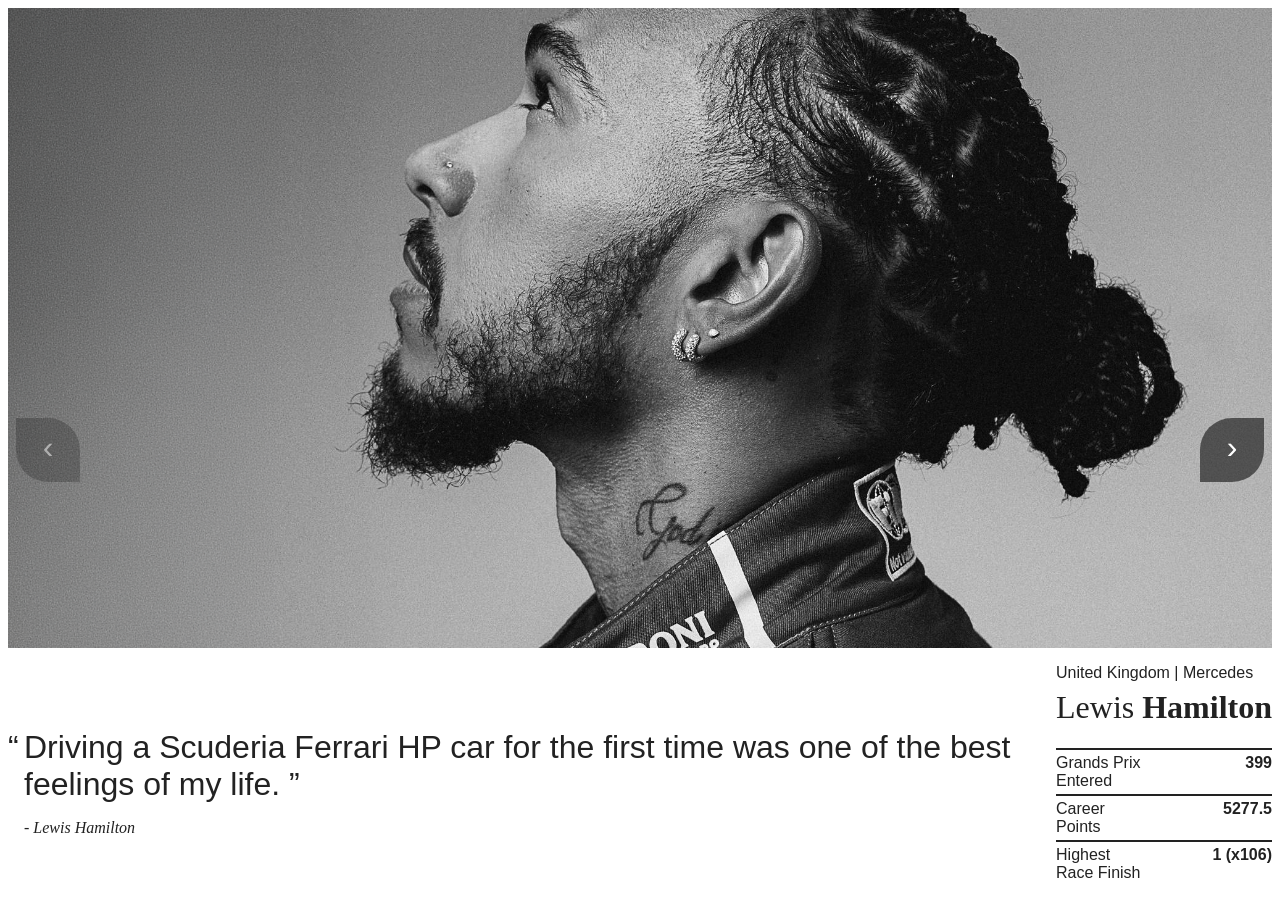
<file: index.html>
<!DOCTYPE html>
<html lang="en">

<head>
    <meta charset="UTF-8">
    <meta name="viewport" content="width=device-width, initial-scale=1.0">
    <title>Document</title>
    <link rel="stylesheet" href="global.css">
    <link rel="stylesheet" href="index.css">
    <link rel="stylesheet" href="transition.css">
</head>

<body>
    <div class="nav">

        <main>
            <div class="item1"></div>
            <div class="item2">
                <blockquote>
                    Driving a Scuderia Ferrari HP car for the first time was one of the best feelings of my life.
                </blockquote>
                <cite> - Lewis Hamilton</cite>
            </div>
            <div class="item3">
                United Kingdom | Mercedes
                <h1>Lewis <strong>Hamilton</strong></h1>
            </div>
            <div class="item4">
                <div class="row">
                    <div>Grands Prix Entered</div>
                    <div><strong>399</strong></div>
                </div>
                <div class="row">
                    <div>Career Points</div>
                    <div><strong>5277.5</strong></div>
                </div>
                <div class="row">
                    <div>Highest Race Finish</div>
                    <div><strong>1 (x106)</strong></div>
                </div>
            </div>
        </main>
        <a href="#" class="inactive"><button class="nav-arrow nav-arrow--left"
                aria-label="Previous profile"></button></a>
        <a href="index-2.html"><button class="nav-arrow nav-arrow--right" aria-label="Next profile"></button></a>
    </div>
</body>

</html>
</file>
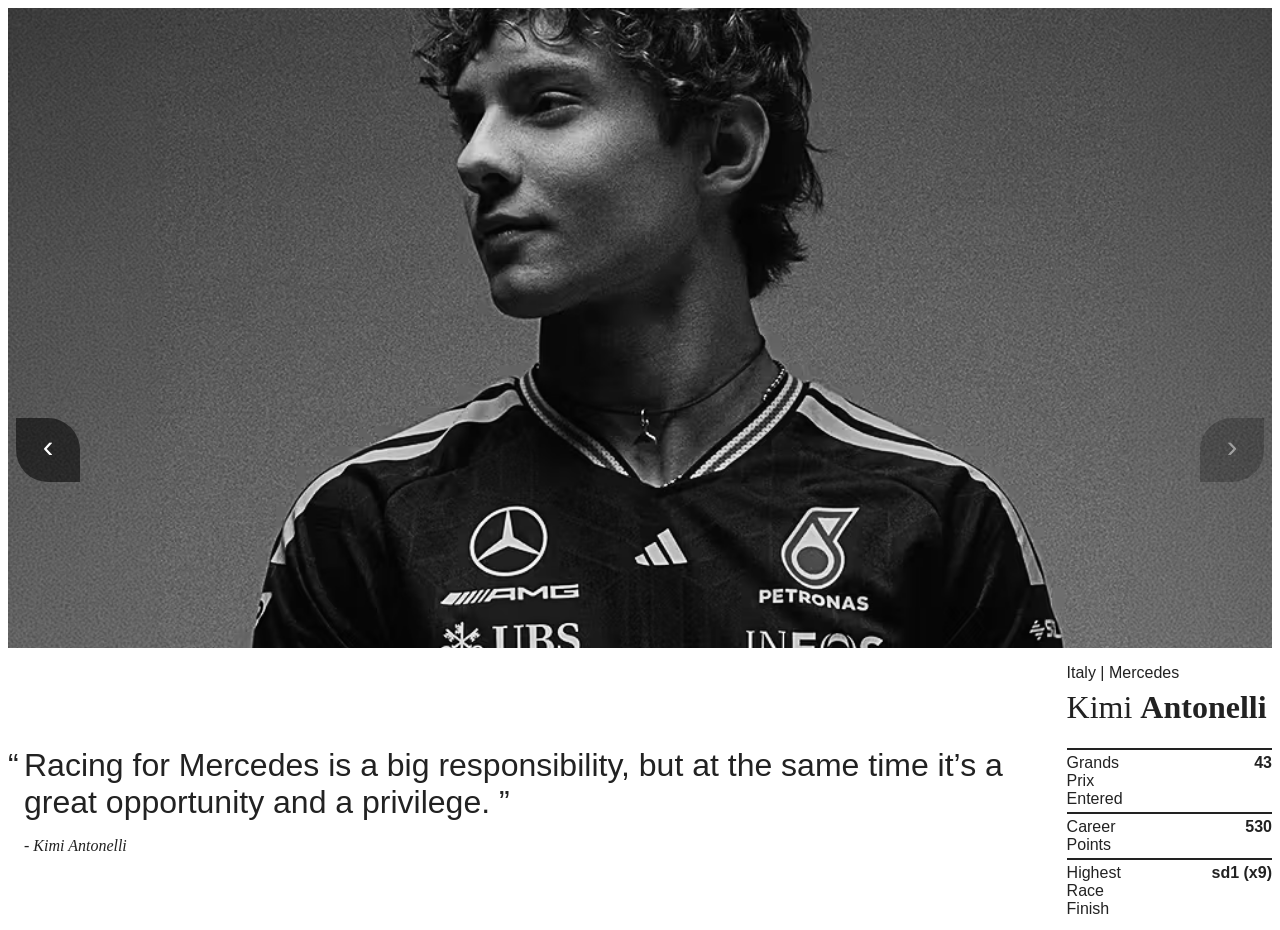
<file: index-2.html>
<!DOCTYPE html>
<html lang="en">

<head>
    <meta charset="UTF-8">
    <meta name="viewport" content="width=device-width, initial-scale=1.0">
    <title>Document</title>
    <link rel="stylesheet" href="global.css">
    <link rel="stylesheet" href="index-2.css">
    <link rel="stylesheet" href="transition.css">
</head>

<body>
    <div class="nav">

        <main>
            <div class="item1"></div>
            <div class="item2">
                <blockquote>
                    Racing for Mercedes is a big responsibility, but at the same time it’s a great opportunity and a
                    privilege.
                </blockquote>
                <cite> - Kimi Antonelli</cite>
            </div>
            <div class="item3">
                Italy | Mercedes
                <h1>Kimi <strong>Antonelli</strong></h1>
            </div>
            <div class="item4">
                <div class="row">
                    <div>Grands Prix Entered</div>
                    <div><strong>43</strong></div>
                </div>
                <div class="row">
                    <div>Career Points</div>
                    <div><strong>530</strong></div>
                </div>
                <div class="row">
                    <div>Highest Race Finish</div>
                    <div><strong>sd1 (x9)</strong></div>
                </div>
            </div>
        </main>
        <a href="index.html"><button class="nav-arrow nav-arrow--left" aria-label="Previous profile"></button></a>
        <a href="#" class="inactive"><button class="nav-arrow nav-arrow--right" aria-label="Next profile"></button></a>
    </div>
</body>

</html>
</file>
<file: global.css>
:root {
	--img-background-color: rgb(0, 0, 0);
	--text-color: #222;
	--blockquote-font-size: 2rem;
	--blockquote-font-size2: 1.5rem;
	--open-quote-adjustment: 1rem;
	--open-quote-adjustment2: .75rem;
	--font-family-serif: Georgia, 'Times New Roman', Times, serif;
	--font-family-sans-serif: "helvetica", sans-serif;
}

html {
	font-family: var(--font-family-sans-serif);
	font-size: 16px;
	color: var(--text-color);
}

.item1 {
	grid-area: banner;
}

.item2 {
	grid-area: quote;
}

.item3 {
	grid-area: name;
}

.item4 {
	grid-area: stats;
}

main {
	display: grid;
	grid-template-areas:
		'banner banner'
		'quote name'
		'quote stats';
	grid-gap: 1rem;
}

.item1 {
	background-color: var(--img-background-color);
	background-repeat: no-repeat;
	background-size: 100% auto;
	height: 40rem;
}

.item2 {
	align-content: center;
}

.item2 blockquote {
	margin: 0;
	position: relative;
	padding: var(--open-quote-adjustment);
	font-size: var(--blockquote-font-size);
}

.item2 blockquote::before {
	content: "\201C";
	position: absolute;
	left: 0;
	width: var(--open-quote-adjustment);
	height: var(--open-quote-adjustment);
	font-size: var(--blockquote-font-size);
}

.item2 blockquote::after {
	content: "\201D";
	font-size: var(--blockquote-font-size);
}

.item2 cite {
	margin: var(--open-quote-adjustment);
	font-family: var(--font-family-serif);
	font-weight: lighter;
}

.item3 h1 {
	margin: 0.3rem 0;
	font-family: var(--font-family-serif);
	font-size: 2rem;
	font-weight: 100;
	line-height: 2.5rem;

}

.item4 {
	display: grid;
	grid-template-columns: 40% 60%;
	color: var(--text-color);
}

.row {
	display: contents;
}

.row>div {
	border-top: 2px solid var(--text-color);
	padding: 4px 0;
}

.row>div:nth-child(2) {
	text-align: right;
}

.nav-arrow {
	position: fixed;
	top: 50%;
	width: 4rem;
	height: 4rem;
	z-index: 10;
	transform: translateY(-50%) scale(1);
	transform-origin: center;
	padding: 0;
	border: 0;
	background: rgb(0 0 0 / 55%);
	color: white;
	font-size: 2rem;
	line-height: 0;
	cursor: pointer;
	transition: background 160ms ease, transform 160ms ease;

}

.nav-arrow--left::before,
.nav-arrow--right::before {
	position: absolute;
	top: -0.2rem;
	left: 0;
	width: 4rem;
	height: 4rem;
	align-content: center;
}

.nav-arrow--left::before {
	content: '\2039';
	/* ‹ */
}

.nav-arrow--right::before {
	content: '\203A';
	/* › */
}

.nav-arrow--left {
	left: 1rem;
	border-radius: 0 50%;
}

.nav-arrow--right {
	right: 1rem;
	border-radius: 50% 0;
}

.nav-arrow:hover {
	background: rgb(0 0 0 / 80%);
	transform: translateY(-50%) scale(1.08);
}

.inactive {
	text-decoration: none;
	pointer-events: none;
	opacity: 0.4;
}


@media screen and (width < 700px) {
	main {
		padding: 1rem;
		grid-template-areas:
			'banner name'
			'banner quote'
			'banner stats';
	}

	.item1 {
		width: 300px;
		height: 100%;
		background-position: center center;
		background-size: auto 100%;
	}

	.item2 blockquote {
		padding: var(--open-quote-adjustment2);
		font-size: var(--blockquote-font-size2);
	}

	.item2 blockquote::before {
		width: var(--open-quote-adjustment2);
		height: var(--open-quote-adjustment2);
		font-size: var(--blockquote-font-size2);
	}

	.item2 blockquote::after {
		font-size: var(--blockquote-font-size2);
	}

	.item2 cite {
		margin: var(--open-quote-adjustment2);
	}

	.item3 h1 {
		margin: .5rem 0;
		font-size: 3rem;
	}
}
</file>
<file: index.css>
:root {
    --direction: 1;
}

.item1 {
    background-image: url(lewisHamilton.png);
    background-position: center 30%;
}
</file>
<file: transition.css>
@view-transition {
    navigation: auto;
}

main {
    view-transition-name: page;
}

::view-transition-old(page) {
    animation: slide-out 1.5s cubic-bezier(0.86, 0, 0.07, 1) forwards;
}

::view-transition-new(page) {
    animation: slide-in 1.5s cubic-bezier(0.86, 0, 0.07, 1) forwards;
}

@keyframes slide-out {
    0% {
        transform: translateX(0%);
    }

    100% {
        opacity: 0;
        transform: translateX(calc(50% * var(--direction, 1)));
    }
}

@keyframes slide-in {
    0% {
        opacity: 0;
        transform: translateX(calc(-50% * var(--direction, 1)));
    }

    100% {
        transform: translateX(0%);
    }
}
</file>
<file: index-2.css>
:root {
    --direction: -1;
}

.item1 {
    background-image: url(kimiAntonelli.png);
    background-position: center 40%;
}
</file>
